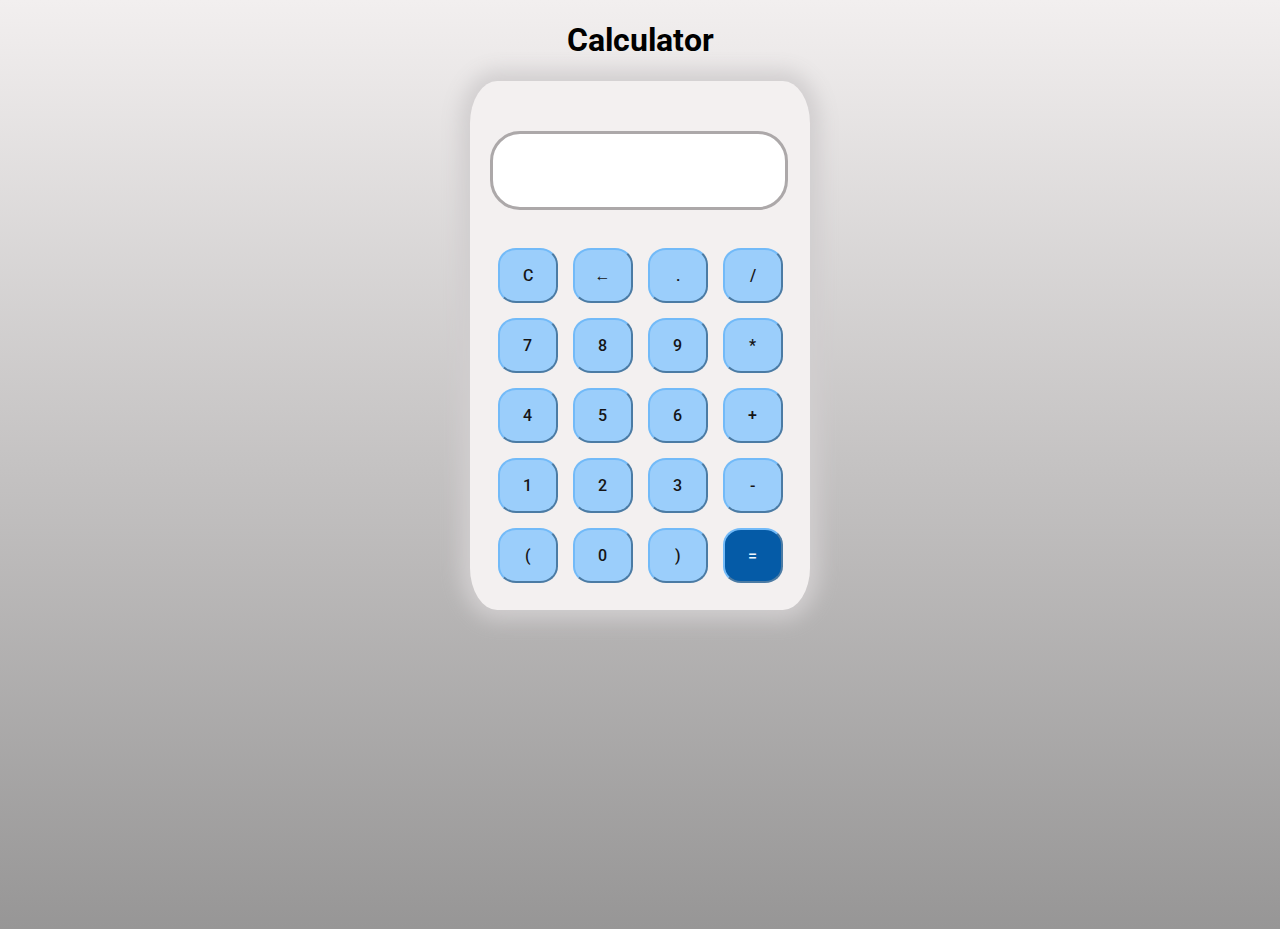
<file: Task -1 Calculator/index.html>
<!DOCTYPE html>
<html lang="en">
  <head>
    <meta charset="UTF-8" />
    <meta http-equiv="X-UA-Compatible" content="IE=edge" />
    <meta name="viewport" content="width=device-width, initial-scale=1.0" />
    <link rel="stylesheet" href="style.css" />
    <link
      href="https://fonts.googleapis.com/css2?family=Roboto&display=swap"
      rel="stylesheet"
    />
    <title>Calculator</title>
  </head>
  <body>
    <h1>Calculator</h1>
    <div class="container">
      <input id="display" type="text" />
      <div class="buttons">
        <button btn-clear class="btn">C</button>
        <button btn-backspace class="btn">←</button>
        <button btn-num class="btn">.</button>
        <button btn-operation class="btn">/</button>
        <button btn-num class="btn">7</button>
        <button btn-num class="btn">8</button>
        <button btn-num class="btn">9</button>
        <button btn-operation class="btn">*</button>
        <button btn-num class="btn">4</button>
        <button btn-num class="btn">5</button>
        <button btn-num class="btn">6</button>
        <button btn-operation class="btn">+</button>
        <button btn-num class="btn">1</button>
        <button btn-num class="btn">2</button>
        <button btn-num class="btn">3</button>
        <button btn-operation class="btn">-</button>
        <button btn-num class="btn">(</button>
        <button btn-num class="btn">0</button>
        <button btn-num class="btn">)</button>
        <button btn-equals id="equalBtn" class="btn">=</button>
      </div>
    </div>

    <script src="javaScript.js"></script>
  </body>
</html>
</file>
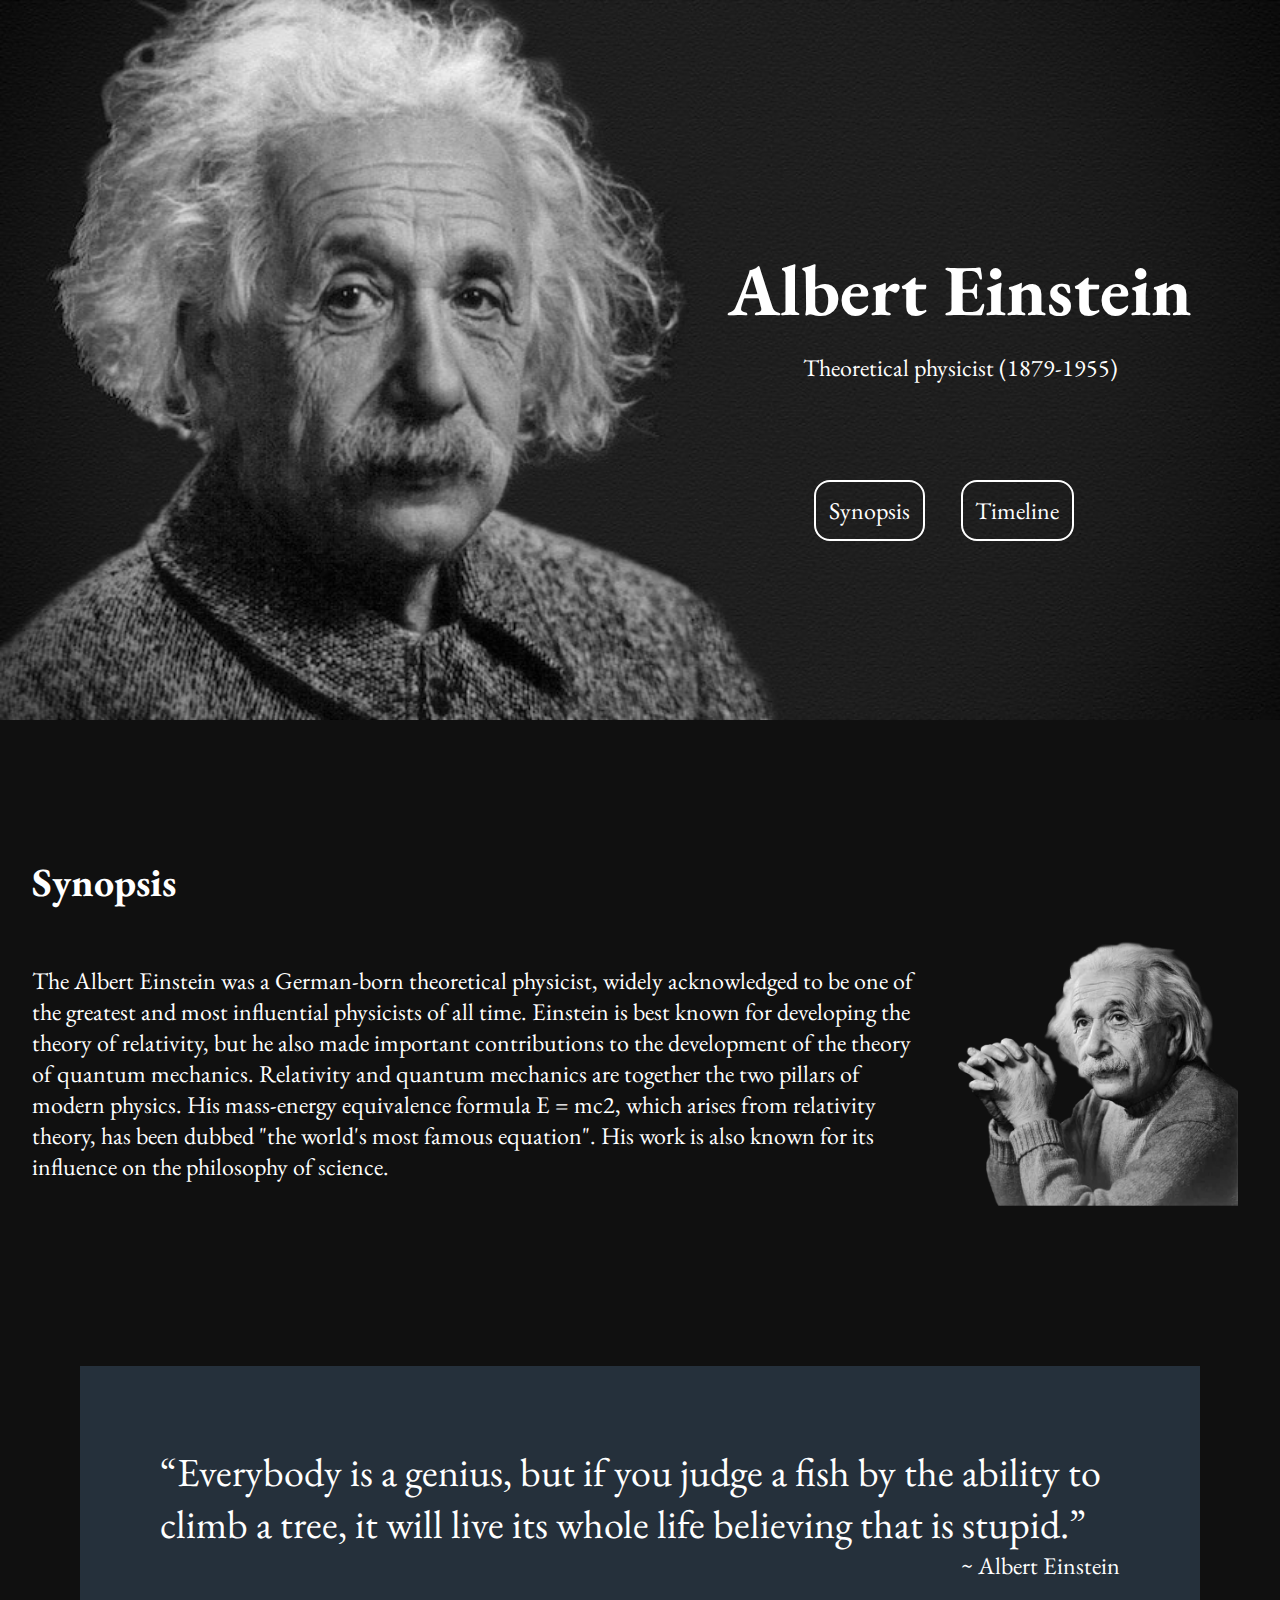
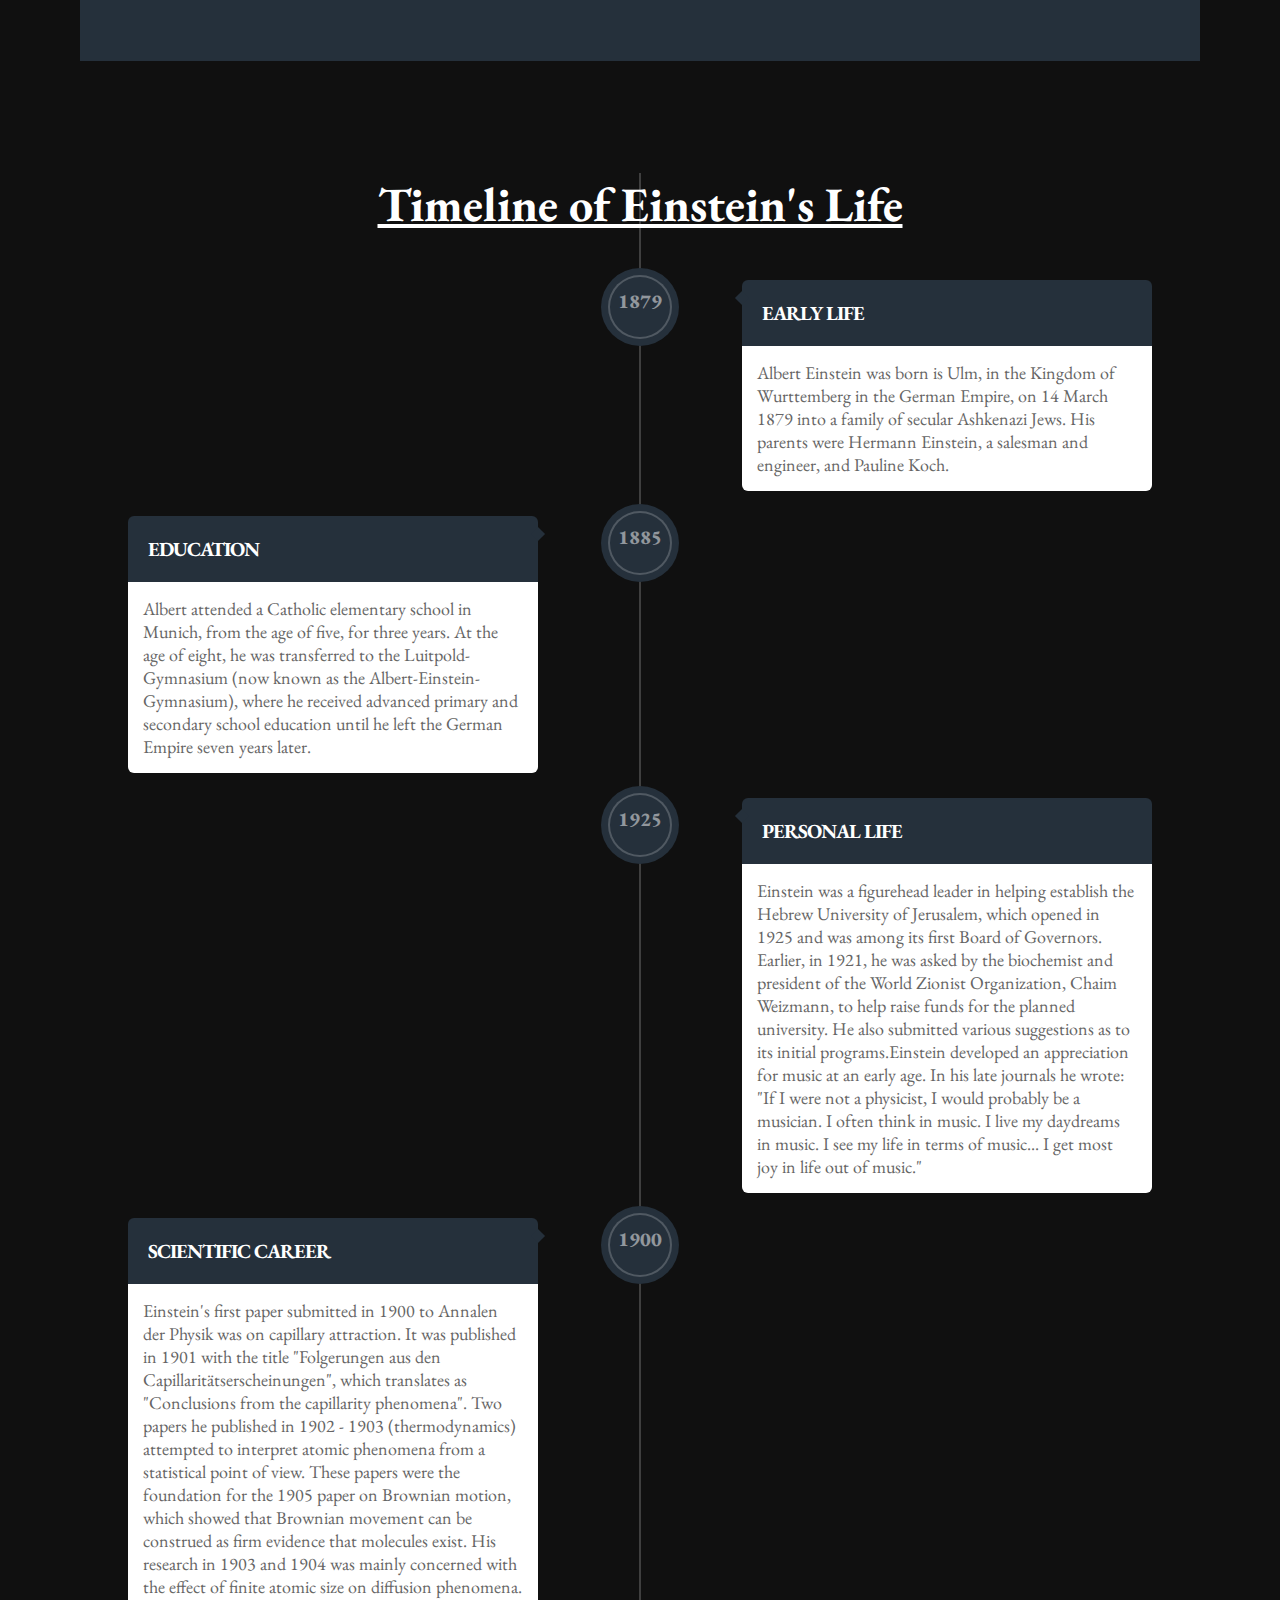
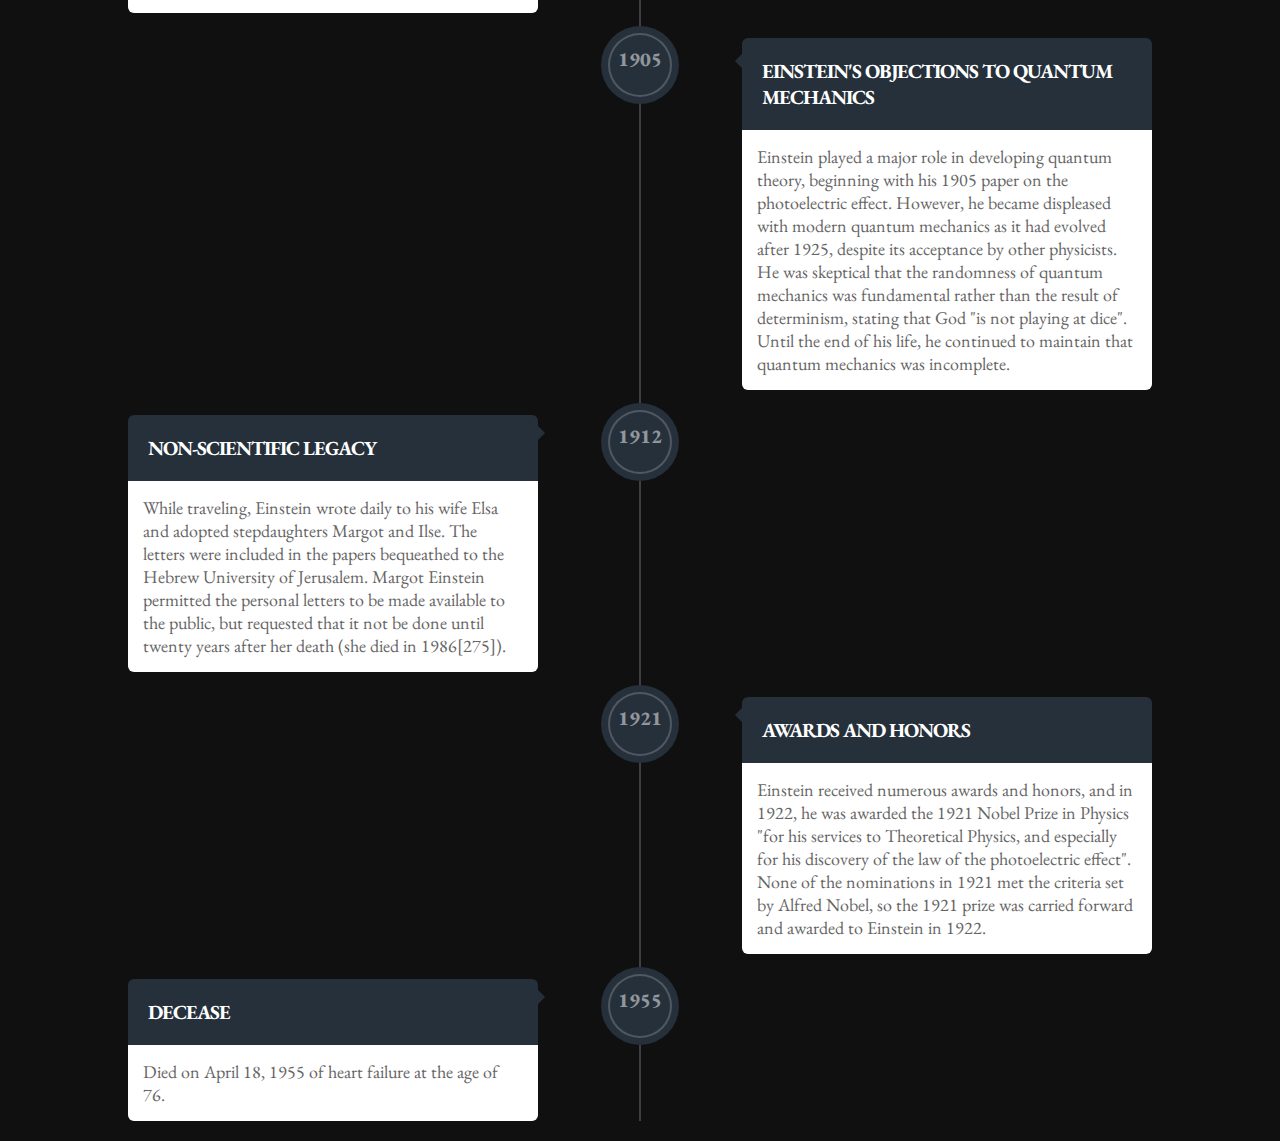
<file: Task -2 TributePage/index.html>
<!DOCTYPE html>
<html lang="en">
  <head>
    <meta charset="UTF-8" />
    <meta http-equiv="X-UA-Compatible" content="IE=edge" />
    <meta name="viewport" content="width=device-width, initial-scale=1.0" />
    <link
      href="https://fonts.googleapis.com/css2?family=EB+Garamond:wght@400;700&display=swap"
      rel="stylesheet"
    />
    <link rel="stylesheet" href="style.css" />
    <title>Albert Einstein</title>
  </head>
  <body>
    <div class="container">
      <div></div>
      <div class="flex1">
        <div class="header">
          <h1 class="position">Albert Einstein</h1>
          <p class="tag-line">Theoretical physicist (1879-1955)</p>
        </div>

        <div class="btn-group" role="group">
          <span><a href="#synopsis" class="btn-default1">Synopsis</a></span>
          <a href="#timeline" class="btn-default2">Timeline</a>
        </div>
      </div>
    </div>
    <div id="synopsis">
      <h2 id="heading1">Synopsis</h2>
      <div class="grid">
        <div>
          <p class="syn">
            The Albert Einstein was a German-born theoretical physicist, widely
            acknowledged to be one of the greatest and most influential
            physicists of all time. Einstein is best known for developing the
            theory of relativity, but he also made important contributions to
            the development of the theory of quantum mechanics. Relativity and
            quantum mechanics are together the two pillars of modern physics.
            His mass-energy equivalence formula E = mc2, which arises from
            relativity theory, has been dubbed "the world's most famous
            equation". His work is also known for its influence on the
            philosophy of science.
          </p>
        </div>
        <div class="image"></div>
      </div>
    </div>
    <div id="blockquote">
      <q
        >Everybody is a genius, but if you judge a fish by the ability to climb
        a tree, it will live its whole life believing that is stupid.</q
      >

      <div id="cite">~ Albert Einstein</div>
    </div>
    <section id="timeline">
      <div class="heading2"><h2>Timeline of Einstein's Life</h2></div>

      <article>
        <div class="inner">
          <span class="date">
            <span class="year">1879</span>
          </span>
          <h2>Early Life</h2>
          <p>
            Albert Einstein was born is Ulm, in the Kingdom of Wurttemberg in
            the German Empire, on 14 March 1879 into a family of secular
            Ashkenazi Jews. His parents were Hermann Einstein, a salesman and
            engineer, and Pauline Koch.
          </p>
        </div>
      </article>
      <article>
        <div class="inner">
          <span class="date">
            <span class="year">1885</span>
          </span>
          <h2>Education</h2>
          <p>
            Albert attended a Catholic elementary school in Munich, from the age
            of five, for three years. At the age of eight, he was transferred to
            the Luitpold-Gymnasium (now known as the Albert-Einstein-Gymnasium),
            where he received advanced primary and secondary school education
            until he left the German Empire seven years later.
          </p>
        </div>
      </article>
      <article>
        <div class="inner">
          <span class="date">
            <span class="year">1925</span>
          </span>
          <h2>Personal Life</h2>
          <p>
            Einstein was a figurehead leader in helping establish the Hebrew
            University of Jerusalem, which opened in 1925 and was among its
            first Board of Governors. Earlier, in 1921, he was asked by the
            biochemist and president of the World Zionist Organization, Chaim
            Weizmann, to help raise funds for the planned university. He also
            submitted various suggestions as to its initial programs.Einstein
            developed an appreciation for music at an early age. In his late
            journals he wrote: "If I were not a physicist, I would probably be a
            musician. I often think in music. I live my daydreams in music. I
            see my life in terms of music... I get most joy in life out of
            music."
          </p>
        </div>
      </article>
      <article>
        <div class="inner">
          <span class="date">
            <span class="year">1900</span>
          </span>
          <h2>Scientific career</h2>
          <p>
            Einstein's first paper submitted in 1900 to Annalen der Physik was
            on capillary attraction. It was published in 1901 with the title
            "Folgerungen aus den Capillaritätserscheinungen", which translates
            as "Conclusions from the capillarity phenomena". Two papers he
            published in 1902 - 1903 (thermodynamics) attempted to interpret
            atomic phenomena from a statistical point of view. These papers were
            the foundation for the 1905 paper on Brownian motion, which showed
            that Brownian movement can be construed as firm evidence that
            molecules exist. His research in 1903 and 1904 was mainly concerned
            with the effect of finite atomic size on diffusion phenomena.
          </p>
        </div>
      </article>
      <article>
        <div class="inner">
          <span class="date">
            <span class="year">1905</span>
          </span>
          <h2>Einstein's objections to quantum mechanics</h2>
          <p>
            Einstein played a major role in developing quantum theory, beginning
            with his 1905 paper on the photoelectric effect. However, he became
            displeased with modern quantum mechanics as it had evolved after
            1925, despite its acceptance by other physicists. He was skeptical
            that the randomness of quantum mechanics was fundamental rather than
            the result of determinism, stating that God "is not playing at
            dice". Until the end of his life, he continued to maintain that
            quantum mechanics was incomplete.
          </p>
        </div>
      </article>
      <article>
        <div class="inner">
          <span class="date">
            <span class="year">1912</span>
          </span>
          <h2>Non-scientific legacy</h2>
          <p>
            While traveling, Einstein wrote daily to his wife Elsa and adopted
            stepdaughters Margot and Ilse. The letters were included in the
            papers bequeathed to the Hebrew University of Jerusalem. Margot
            Einstein permitted the personal letters to be made available to the
            public, but requested that it not be done until twenty years after
            her death (she died in 1986[275]).
          </p>
        </div>
      </article>
      <article>
        <div class="inner">
          <span class="date">
            <span class="year">1921</span>
          </span>
          <h2>Awards and honors</h2>
          <p>
            Einstein received numerous awards and honors, and in 1922, he was
            awarded the 1921 Nobel Prize in Physics "for his services to
            Theoretical Physics, and especially for his discovery of the law of
            the photoelectric effect". None of the nominations in 1921 met the
            criteria set by Alfred Nobel, so the 1921 prize was carried forward
            and awarded to Einstein in 1922.
          </p>
        </div>
      </article>
      <article>
        <div class="inner">
          <span class="date">
            <span class="year">1955</span>
          </span>
          <h2>Decease</h2>
          <p>Died on April 18, 1955 of heart failure at the age of 76.</p>
        </div>
      </article>
    </section>
  </body>
</html>
</file>
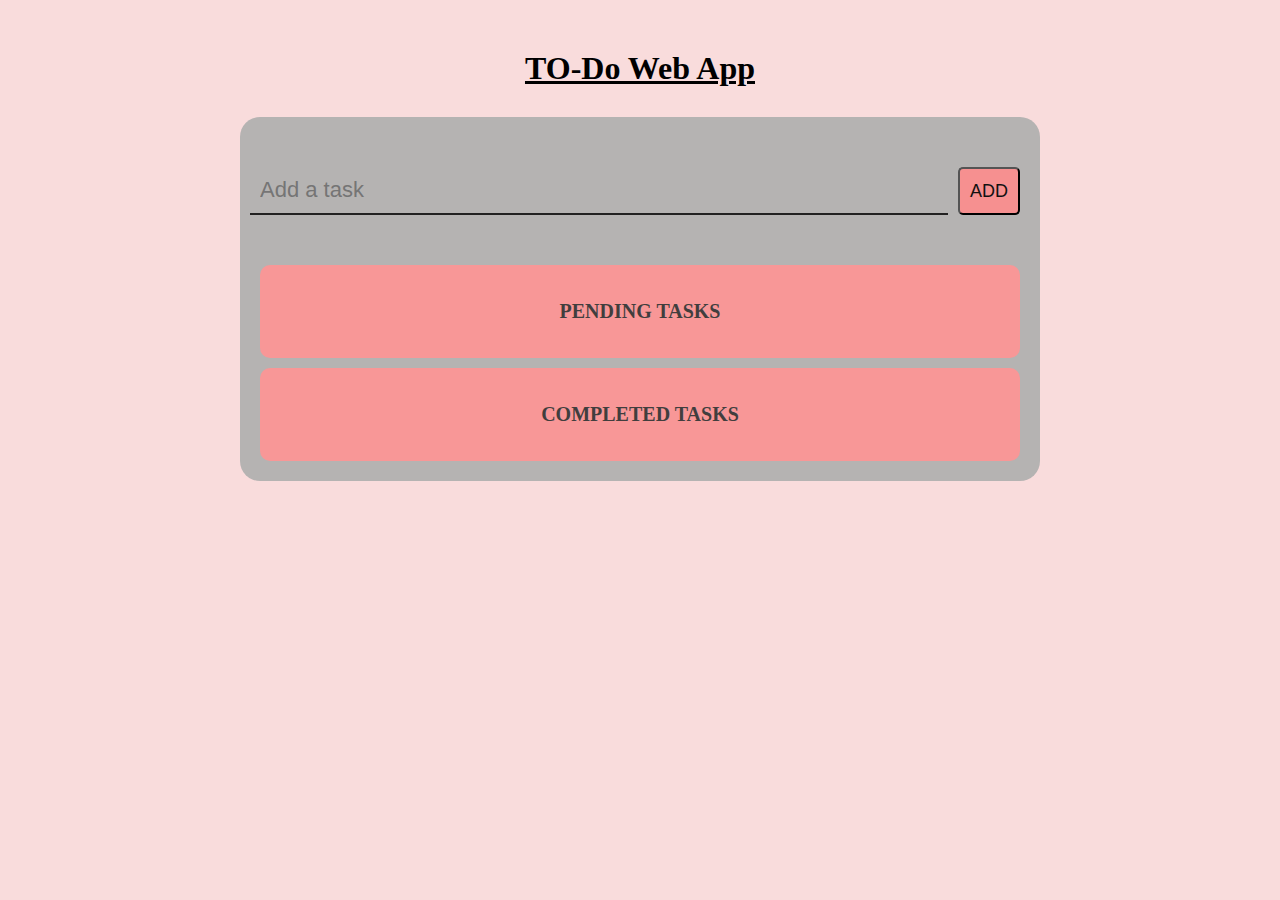
<file: Task -3 To-Do WebApp/index.html>
<!DOCTYPE html>
<html lang="en">
  <head>
    <meta charset="UTF-8" />
    <meta http-equiv="X-UA-Compatible" content="IE=edge" />
    <meta name="viewport" content="width=device-width, initial-scale=1.0" />
    <link rel="stylesheet" href="style.css" />
    <link
      rel="stylesheet"
      href="https://stackpath.bootstrapcdn.com/font-awesome/4.7.0/css/font-awesome.min.css"
    />

    <title>To-Do Web App</title>
  </head>
  <body>
    <h1>TO-Do Web App</h1>
    <div class="container">
      <div class="addTask">
        <input type="text" placeholder="Add a task" />
        <button>Add</button>
      </div>
      <div id="display" class="Pending">
        <ol class="pending">
          <h3>Pending Tasks</h3>
        </ol>
      </div>
      <div class="Completed">
        <ol class="completed">
          <h3>Completed Tasks</h3>
        </ol>
      </div>
    </div>

    <script src="app.js"></script>
  </body>
</html>
</file>
<file: Task -1 Calculator/style.css>
h1 {
    text-align: center;
    font-family: 'Roboto', sans-serif;
}
.container {
    justify-content: center;
    align-items: center;
    max-width: 300px;
    margin:  auto ;
    padding: 20px 20px;
    font-size: 1em;
    background-color: #f3f0f0;
    border-radius: 8%;
    box-shadow: 0px 0px 20px 10px #d1cecf;
}
.buttons {
    display: grid;
    grid-template-columns: repeat(4, 1fr);
  }
.btn {
    border-radius: 30%;
    padding: 1em 1em 1em 1em;
    margin: 10%;
    cursor: pointer;
    background-color: #9bcefb;
    border-color: #72baf8;
    font-size: 1em ;
    font-family: 'Roboto', sans-serif;
    font-weight: 500;  
    color: #161516;
}
#display {
    justify-content: center;
    align-items: center;
    padding: 1.5em 1.5em 1.5em 1.5em;
    border-radius: 30px;
    margin: 10% 0;
    width: 80%;
    border: solid #aca8a9;
    background-color: #ffffff;
    text-align: right;
    font-size: 1.09em;   
}
.btn:hover {
    background-color: #1a93f0;
    transition: 0.25s ease-in-out;
}
.btn:active {
     transform: scale(1.07) ;
 }  
#equalBtn:hover{
    background-color: #0675ca;
}
#equalBtn{
    background-color: #055ba7;
    color: aliceblue;
}
body{
    background: linear-gradient(#f2efef,#979696);
    height: 100vh;
}
</file>
<file: Task -2 TributePage/style.css>
body{
    font-size: 20px;
    margin: 0;
    padding: 0;
    font-family: 'EB Garamond', serif;
    font-weight: 400;
    background-color: rgb(16, 16, 16);   
}
html{
    scroll-behavior: smooth;
}
.container {
    display: grid; 
    grid-template-columns: 1fr 1fr;
    min-height: 80vh;
    width: 100%;
    margin-top: 0;
    margin-right: 0;
    margin-left: 0 ;
    padding-top: 0;
    text-align: center; 
    color: white;
    background: url('Albert Einstein.jpg') no-repeat center center/ cover;
}

.flex1{
    display: flex;
    flex-direction: column;
    justify-content: center;
}
.position{
    font-size: 4.5rem;
    margin-top: 0;
    top: 10rem;
    align-items: right;
    margin-bottom: 1rem;
    padding-top: 3rem;
    font-style:'EB Garamond',serif ;
    font-weight: 700;
}
.tag-line{
    margin-top: 0;
    padding-top: 0;
    font-size: 1.5rem;
    margin-bottom: 7rem;
}
.btn-default1,.btn-default2{
    font-size: 1.5rem;
    border: 2px solid white;
    border-radius: 1rem;
    padding: 0.8rem;
    color: white;
    text-decoration: none;
    margin-top: 5rem;
    margin-right: 2rem;
   
}
.btn-default1:hover,.btn-default2:hover{
    background-color: #656565;
}
#synopsis{
    padding: 5rem 2rem; 
}
.grid{
    display: grid;
    grid-template-columns: 3fr 1fr;
    gap: 1rem;
 
}
.image{
    background: url('albert-einstein-png-8.png') no-repeat center center/ contain;
}
#heading1{
    color: #fff;
    font-size: 2.5rem;
    margin-top: 3.5rem;
}
.syn{
    color: white;
    font-size: 1.5rem;    
}
.heading2 {
    color: #fff;
    font-size: 2rem;
    text-align: center;
    text-decoration: underline;
    margin-top: 7rem;
}
#blockquote{
    max-width: 100%;
    align-items: center;
    margin: 5rem;
    padding: 5rem;
    margin-bottom: 7rem;
    background-color: #25303B;
}
q{
    color: white;
    font-size: 2.5rem;
}
#cite{
    color: #fff;
    text-align: right;
    margin-left: 8px;
    padding-left: 8px;
    font-size: 1.5rem;
}
section#timeline {
    width: 80%;
    margin: 20px auto;
    position: relative;
}
section#timeline:before {
    content: '';
    display: block;
    position: absolute;
    left: 50%;
    top: 0;
    margin: 0 0 0 -1px;
    width: 2px;
    height: 100%;
    background: rgba(255, 255, 255, 0.2);
}
section#timeline article {
    width: 100%;
    margin: 0 0 20px 0;
    position: relative;
}
section#timeline article:after {
    content: '';
    display: block;
    clear: both;
}
section#timeline article div.inner {
    width: 40%;
    float: left;
    margin: 5px 0 0 0;
    border-radius: 6px;
}
section#timeline article div.inner span.date {
    display: block;
    width: 60px;
    height: 50px;
    padding: 5px 0;
    position: absolute;
    top: 0%;
    left: 50%;
    margin: 0 0 0 -32px;
    border-radius: 100%;
    font-size: 12px;
    font-weight: 900;
    text-transform: uppercase;
    background: #25303B;
    color: rgba(255, 255, 255, 0.5);
    border: 2px solid rgba(255, 255, 255, 0.2);
    box-shadow: 0 0 0 7px #25303B;
    z-index: 1;
}
section#timeline article div.inner span.date span {
    display: block;
    text-align: center;
}
section#timeline article div.inner span.date span.day {
    font-size: 10px;
}
section#timeline article div.inner span.date span.month {
    font-size: 18px;
}
section#timeline article div.inner span.date span.year {
    margin-top: 3px; 
    padding-top: 3px; 
    font-size: 1.25rem; 
}

section#timeline article div.inner h2 {
    padding: 20px;
    margin: 0;
    color: #fff;
    font-size: 20px;
    text-transform: uppercase;
    letter-spacing: -1px;
    border-radius: 6px 6px 0 0;
    position: relative;
}

section#timeline article div.inner h2:after {
    content: '';
    position: absolute;
    top: 20%;
    right: -5px;
    width: 10px;
    height: 10px;
    -webkit-transform: rotate(-45deg);
}

section#timeline article div.inner p {
    padding: 15px;
    margin: 0;
    font-size: 18px;
    background: #fff;
    color: #656565;
    border-radius: 0 0 6px 6px;
}

section#timeline article:nth-child(2n+2) div.inner {
    float: right;
}
section#timeline article:nth-child(2n+2) div.inner h2:after {
    left: -5px;
}
section#timeline article:nth-child(n) div.inner h2 {
    background: #25303B;
}
section#timeline article:nth-child(n) div.inner h2:after {
    background: #25303B;
}
@media (max-width:1038px) {
    html{
        font-size: 80%;
    }
    .container {
        background-size: contain;
        min-height: 50vh;
   }
}
@media (max-width:835px){
    .grid{
        grid-template-columns: 1fr;
    }
    #synopsis{
        padding: 5rem 4rem;
    }
    .image{
        min-width: 80vw;
        min-height: 40vh;
    }  
}
@media (max-width:646px) {
    .tag-line{
        margin-bottom: 2rem;
    }
   .btn-default1,.btn-default2{
    padding: 0.5rem;
    margin: 0.5rem;
   }
}
@media(max-width:520px){
    html{
        font-size: 10px;
    }
    section#timeline article div.inner
    {
            width: 100%;
    }
    section#timeline article div.inner span.date
    {
        top: 0;
    }
    section#timeline article div.inner h2
    {
        margin-top: 50px;
    }
}
</file>
<file: Task -3 To-Do WebApp/style.css>
*{
    margin: 0;
    padding: 0;
    box-sizing: border-box;
}
h1{
    text-align: center;
    text-decoration: underline;
    padding-top: 50px;
    padding-bottom: 20px;
    margin-bottom: 10px;
}
body{
    height: 100vh;
    background: rgb(249, 220, 220);
}
.container{
    
position: relative;
    max-width: 800px;
    padding: 10px;
    margin: 0 auto;
    border-radius: 20px;
    background-color: rgb(181, 179, 178);
}
.addTask{
    width: 100%;
    display: flex;
    padding: 10px 0;
    margin-top: 30px;
    margin-bottom: 30px;
    padding-bottom: 20px;
}
.addTask > input[type="text"]{
    width: 90%;
    color: rgb(18, 18, 18);
    border: none;
    border-bottom: 2px solid rgb(34, 33, 33);
    background: none;
    padding: 10px;
    font-size: 22px;
    outline:none;
}
.addTask button{
    margin: 0 10px;
    background: rgb(246, 144, 144);
    color: rgb(17, 17, 17);
    font-size: 18px;
    text-transform: uppercase;
    padding: 10px;
    border: 2px solid black k;
    outline: none;
    border-radius: 5px  ;
    cursor: pointer;
}
.addTask button:hover{
    background-color:rgb(246, 102, 102) ;
    transition: 0.25s ease-in-out;
}
.addTask button:active{
    transform: scale(0.93);
    
}
.Completed{
    background-color: rgb(248, 151, 151);
    margin: 10px;
    padding: 10px;
    border-radius: 10px;
}
.Pending{
    background-color:rgb(248, 151, 151);
    margin: 10px;
    padding: 10px;
    border-radius: 10px;
}
.pending, .completed{
    margin: 5px 0;
    padding: 20px;
}
h3{
    font-size: 20px;
    text-transform: uppercase;
    text-align: center;
    color: rgb(65, 62, 62);
}
ol{
    list-style: none;
}
ol li{
    width: 100%;
    padding: 18px;
    margin: 5px 0;
    background: rgb(247, 186, 186);
    font-size: 18px;
    counter-increment: my-counter;
    border-radius: 7px;
}
ol.completed li{
    background:rgb(246, 172, 172);
}
ol li::before{
    content:counter(my-counter);
    background: black;
    width: 2rem;
    height: 2rem;
    border-radius: 50%;
    display:inline-block;
    line-height: 2rem;
    text-align: center;
    color: white;
    margin-right: 0.5rem;
}
li button{
    float: right;
    padding: 5px;
    font-size: 28px;
    line-height: 28px;
    margin-right: 15px;
    background: none;
    border: none;
    outline: none;
    cursor: pointer;
}
</file>
